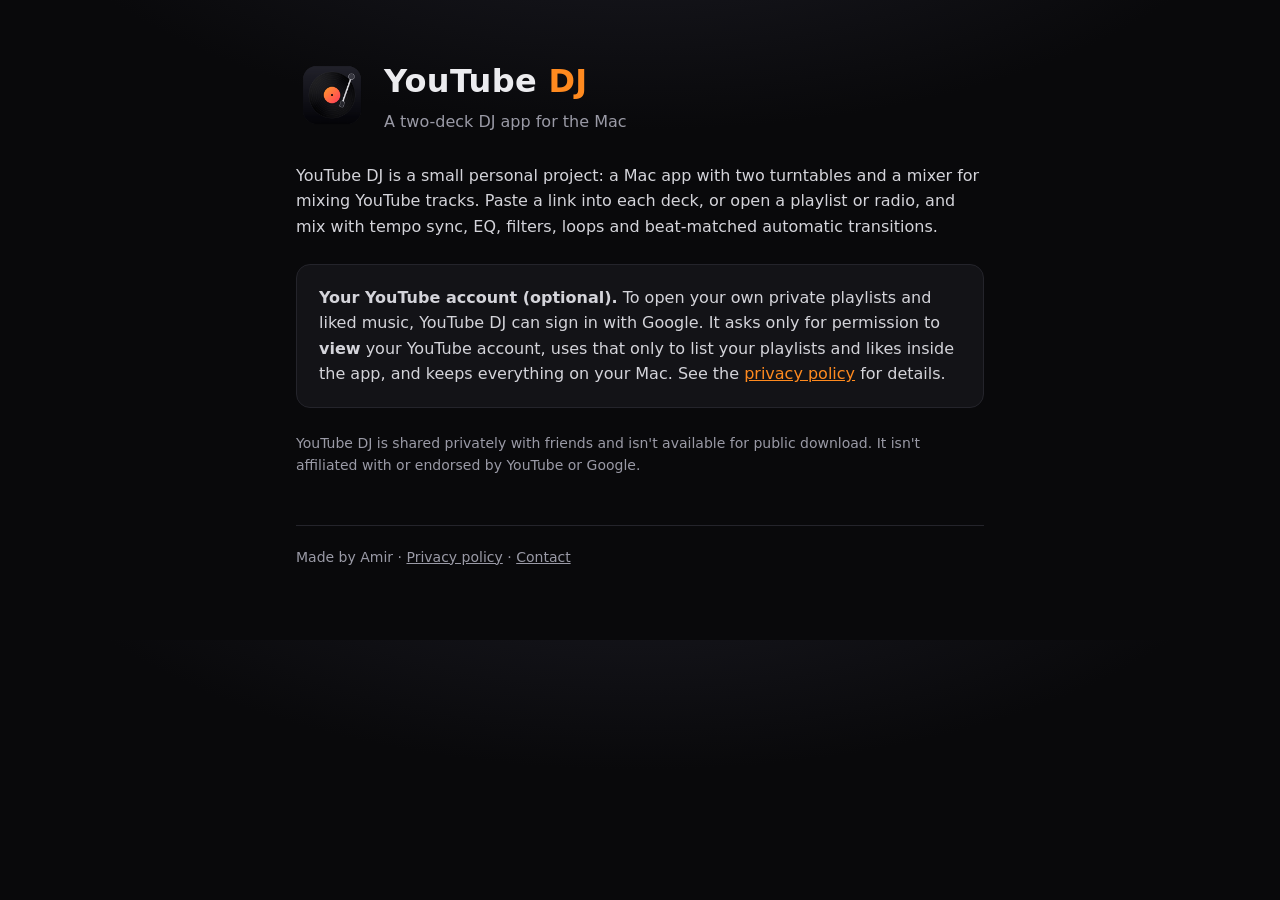
<file: index.html>
<!doctype html>
<html lang="en">
<head>
  <meta charset="utf-8">
  <meta name="viewport" content="width=device-width, initial-scale=1">
  <title>YouTube DJ</title>
  <meta name="description" content="A two-deck DJ app for the Mac that mixes YouTube tracks.">
  <link rel="icon" href="icon.png">
  <link rel="stylesheet" href="style.css">
</head>
<body>
  <main>
    <a class="brand" href="./">
      <img src="icon.png" alt="">
      <div>
        <h1>YouTube <b>DJ</b></h1>
        <p>A two-deck DJ app for the Mac</p>
      </div>
    </a>

    <p>YouTube DJ is a small personal project: a Mac app with two turntables and a mixer for mixing YouTube tracks. Paste a link into each deck, or open a playlist or radio, and mix with tempo sync, EQ, filters, loops and beat-matched automatic transitions.</p>

    <div class="card">
      <p><b>Your YouTube account (optional).</b> To open your own private playlists and liked music, YouTube DJ can sign in with Google. It asks only for permission to <b>view</b> your YouTube account, uses that only to list your playlists and likes inside the app, and keeps everything on your Mac. See the <a href="privacy.html">privacy policy</a> for details.</p>
    </div>

    <p class="muted">YouTube DJ is shared privately with friends and isn't available for public download. It isn't affiliated with or endorsed by YouTube or Google.</p>

    <footer>
      Made by Amir · <a href="privacy.html">Privacy policy</a> · <a href="https://github.com/amir-f/youtubedj-site/issues">Contact</a>
    </footer>
  </main>
</body>
</html>
</file>
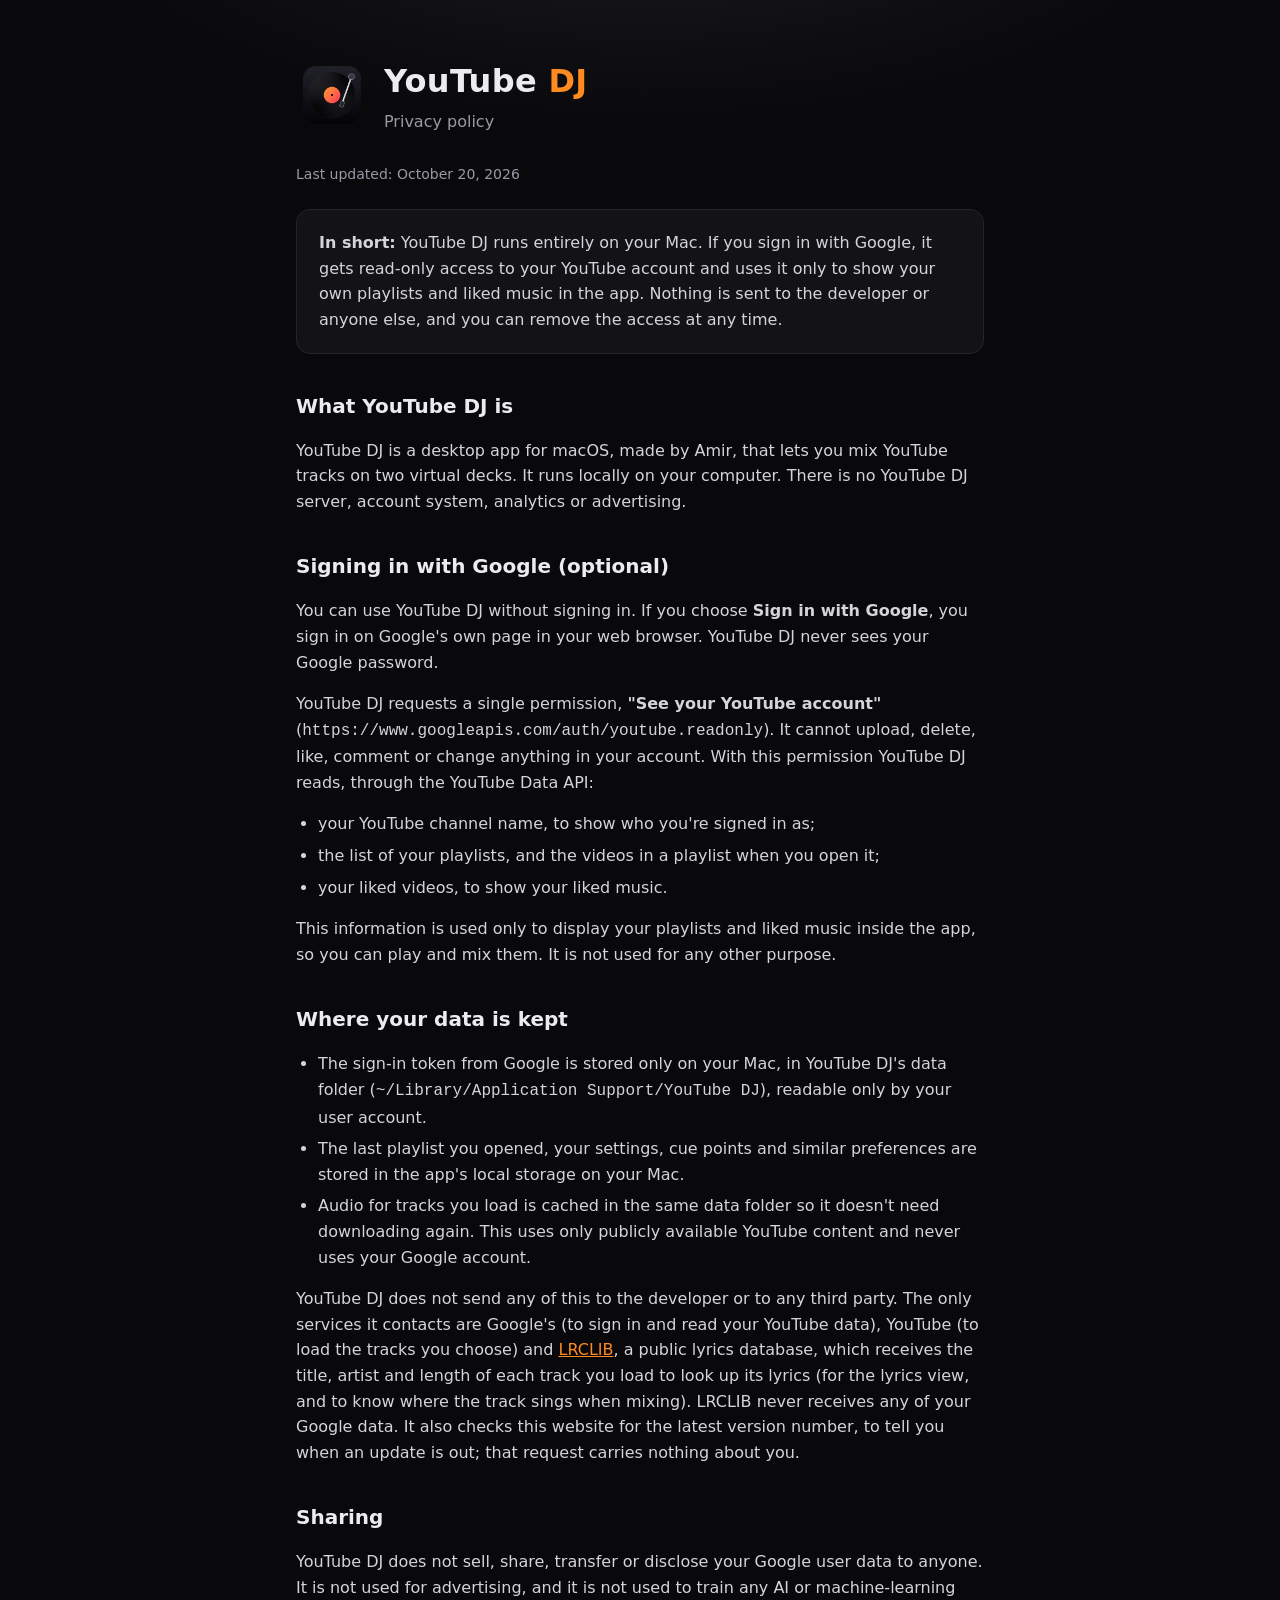
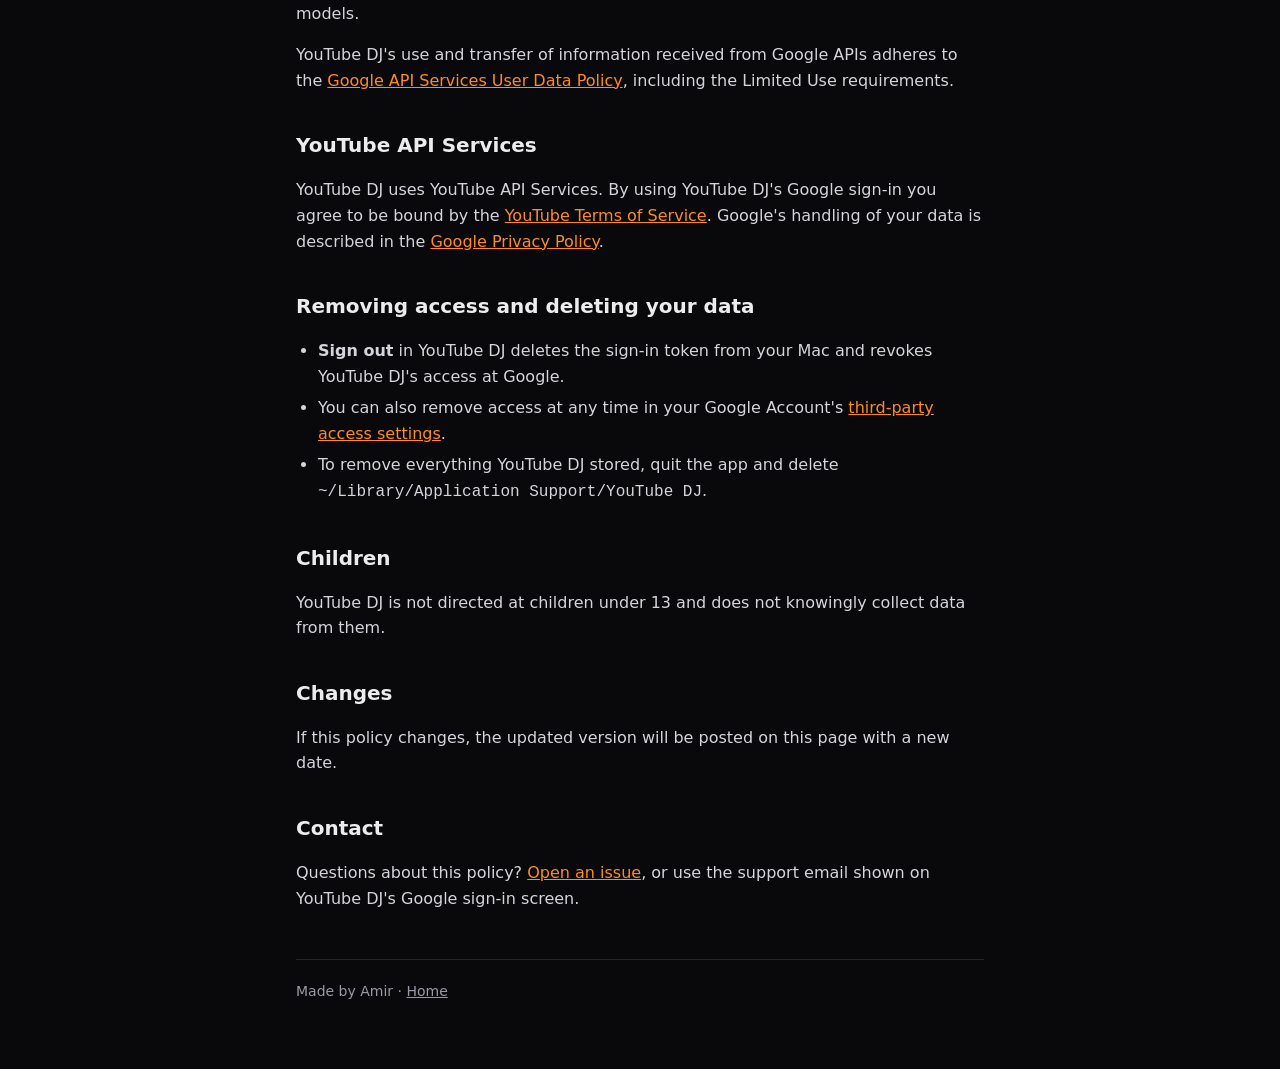
<file: privacy.html>
<!doctype html>
<html lang="en">
<head>
  <meta charset="utf-8">
  <meta name="viewport" content="width=device-width, initial-scale=1">
  <title>Privacy policy · YouTube DJ</title>
  <meta name="description" content="How YouTube DJ handles your data, including the read-only access to your YouTube account.">
  <link rel="icon" href="icon.png">
  <link rel="stylesheet" href="style.css">
</head>
<body>
  <main>
    <a class="brand" href="./">
      <img src="icon.png" alt="">
      <div>
        <h1>YouTube <b>DJ</b></h1>
        <p>Privacy policy</p>
      </div>
    </a>

    <p class="muted">Last updated: October 20, 2026</p>

    <div class="card">
      <p><b>In short:</b> YouTube DJ runs entirely on your Mac. If you sign in with Google, it gets read-only access to your YouTube account and uses it only to show your own playlists and liked music in the app. Nothing is sent to the developer or anyone else, and you can remove the access at any time.</p>
    </div>

    <h2>What YouTube DJ is</h2>
    <p>YouTube DJ is a desktop app for macOS, made by Amir, that lets you mix YouTube tracks on two virtual decks. It runs locally on your computer. There is no YouTube DJ server, account system, analytics or advertising.</p>

    <h2>Signing in with Google (optional)</h2>
    <p>You can use YouTube DJ without signing in. If you choose <b>Sign in with Google</b>, you sign in on Google's own page in your web browser. YouTube DJ never sees your Google password.</p>
    <p>YouTube DJ requests a single permission, <b>"See your YouTube account"</b> (<code>https://www.googleapis.com/auth/youtube.readonly</code>). It cannot upload, delete, like, comment or change anything in your account. With this permission YouTube DJ reads, through the YouTube Data API:</p>
    <ul>
      <li>your YouTube channel name, to show who you're signed in as;</li>
      <li>the list of your playlists, and the videos in a playlist when you open it;</li>
      <li>your liked videos, to show your liked music.</li>
    </ul>
    <p>This information is used only to display your playlists and liked music inside the app, so you can play and mix them. It is not used for any other purpose.</p>

    <h2>Where your data is kept</h2>
    <ul>
      <li>The sign-in token from Google is stored only on your Mac, in YouTube DJ's data folder (<code>~/Library/Application Support/YouTube DJ</code>), readable only by your user account.</li>
      <li>The last playlist you opened, your settings, cue points and similar preferences are stored in the app's local storage on your Mac.</li>
      <li>Audio for tracks you load is cached in the same data folder so it doesn't need downloading again. This uses only publicly available YouTube content and never uses your Google account.</li>
    </ul>
    <p>YouTube DJ does not send any of this to the developer or to any third party. The only services it contacts are Google's (to sign in and read your YouTube data), YouTube (to load the tracks you choose) and <a href="https://lrclib.net">LRCLIB</a>, a public lyrics database, which receives the title, artist and length of each track you load to look up its lyrics (for the lyrics view, and to know where the track sings when mixing). LRCLIB never receives any of your Google data. It also checks this website for the latest version number, to tell you when an update is out; that request carries nothing about you.</p>

    <h2>Sharing</h2>
    <p>YouTube DJ does not sell, share, transfer or disclose your Google user data to anyone. It is not used for advertising, and it is not used to train any AI or machine-learning models.</p>
    <p>YouTube DJ's use and transfer of information received from Google APIs adheres to the <a href="https://developers.google.com/terms/api-services-user-data-policy">Google API Services User Data Policy</a>, including the Limited Use requirements.</p>

    <h2>YouTube API Services</h2>
    <p>YouTube DJ uses YouTube API Services. By using YouTube DJ's Google sign-in you agree to be bound by the <a href="https://www.youtube.com/t/terms">YouTube Terms of Service</a>. Google's handling of your data is described in the <a href="https://policies.google.com/privacy">Google Privacy Policy</a>.</p>

    <h2>Removing access and deleting your data</h2>
    <ul>
      <li><b>Sign out</b> in YouTube DJ deletes the sign-in token from your Mac and revokes YouTube DJ's access at Google.</li>
      <li>You can also remove access at any time in your Google Account's <a href="https://myaccount.google.com/permissions">third-party access settings</a>.</li>
      <li>To remove everything YouTube DJ stored, quit the app and delete <code>~/Library/Application Support/YouTube DJ</code>.</li>
    </ul>

    <h2>Children</h2>
    <p>YouTube DJ is not directed at children under 13 and does not knowingly collect data from them.</p>

    <h2>Changes</h2>
    <p>If this policy changes, the updated version will be posted on this page with a new date.</p>

    <h2>Contact</h2>
    <p>Questions about this policy? <a href="https://github.com/amir-f/youtubedj-site/issues">Open an issue</a>, or use the support email shown on YouTube DJ's Google sign-in screen.</p>

    <footer>
      Made by Amir · <a href="./">Home</a>
    </footer>
  </main>
</body>
</html>
</file>
<file: style.css>
:root {
  --bg: #09090b;
  --panel: #131317;
  --line: #24242b;
  --text: #ececef;
  --muted: #9a9aa6;
  --accent: #ff8a1f;
  color-scheme: dark;
}

* { box-sizing: border-box; }

body {
  margin: 0;
  background: radial-gradient(900px 400px at 50% -150px, #1d1d26 0%, var(--bg) 70%);
  background-color: var(--bg);
  color: var(--text);
  font: 16px/1.6 system-ui, -apple-system, 'Segoe UI', Roboto, sans-serif;
  -webkit-font-smoothing: antialiased;
}

main {
  max-width: 720px;
  margin: 0 auto;
  padding: 56px 16px 72px;
}

a { color: var(--accent); }
a:hover { color: #ffb066; }

.brand {
  display: flex;
  align-items: center;
  gap: 16px;
  margin-bottom: 28px;
  text-decoration: none;
  color: inherit;
}
.brand img { width: 72px; height: 72px; }
.brand h1 { margin: 0; font-size: 32px; letter-spacing: 0.01em; }
.brand h1 b { color: var(--accent); }
.brand p { margin: 2px 0 0; color: var(--muted); }

h2 { font-size: 20px; margin: 36px 0 8px; }
p, li { color: #d4d4da; }
ul { padding-left: 22px; }
li + li { margin-top: 6px; }

.card {
  background: var(--panel);
  border: 1px solid var(--line);
  border-radius: 14px;
  padding: 20px 22px;
  margin: 24px 0;
}
.card p:first-child { margin-top: 0; }
.card p:last-child { margin-bottom: 0; }

.muted { color: var(--muted); font-size: 14px; }

footer {
  margin-top: 48px;
  padding-top: 20px;
  border-top: 1px solid var(--line);
  color: var(--muted);
  font-size: 14px;
}
footer a { color: var(--muted); }
</file>
